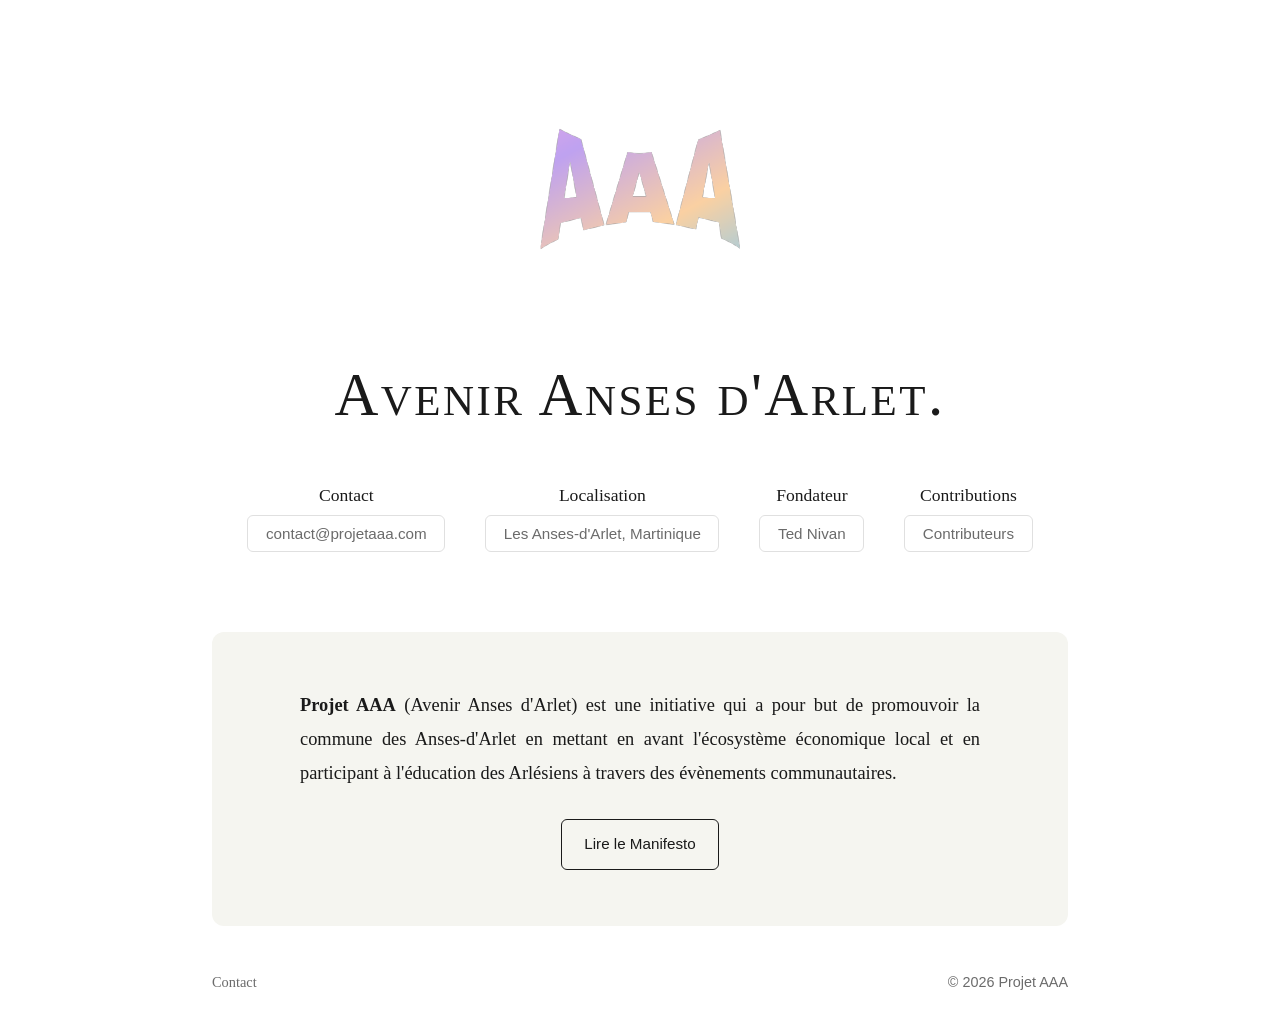
<file: index.html>
<!DOCTYPE html>
<html lang="fr">
<head>
  <meta charset="UTF-8">
  <meta name="viewport" content="width=device-width, initial-scale=1.0">
  <meta name="description" content="Projet AAA - Avenir Anses d'Arlet">
  <title>Projet AAA | Avenir Anses d'Arlet</title>
  <link rel="icon" type="image/svg+xml" href="assets/aaa.svg">
  <link rel="stylesheet" href="styles.css">
</head>
<body>
  <main class="page">
    <header class="hero">
      <div class="logo-block">
        <img src="assets/aaa.svg" alt="Logo AAA" class="logo">
      </div>

      <h1>Avenir Anses d'Arlet.</h1>

      <div class="info-row">
        <div class="info-col">
          <p class="info-label">Contact</p>
          <a href="mailto:contact@projetaaa.com" class="info-pill">contact@projetaaa.com</a>
        </div>
        <div class="info-col">
          <p class="info-label">Localisation</p>
          <a href="https://lesansesdarlet.com/" target="_blank" class="info-pill">Les Anses-d'Arlet, Martinique</a>
        </div>
        <div class="info-col">
          <p class="info-label">Fondateur</p>
          <a href="tednivan/" class="info-pill">Ted Nivan</a>
        </div>
        <div class="info-col">
          <p class="info-label">Contributions</p>
          <a href="contributeurs/" class="info-pill">Contributeurs</a>
        </div>
      </div>
    </header>

    <section class="content-section">
      <p>
        <strong>Projet AAA</strong> (Avenir Anses d'Arlet) est une initiative qui a pour but de promouvoir la
        commune des Anses-d'Arlet en mettant en avant l'écosystème économique local et en
        participant à l'éducation des Arlésiens à travers des évènements communautaires.
      </p>
      <p class="content-cta-wrap">
        <a href="manifesto/" class="content-cta">Lire le Manifesto</a>
      </p>
    </section>
  </main>

  <footer class="footer">
    <p>
      <a href="mailto:contact@projetaaa.com">Contact</a>
    </p>
    <p class="copyright">&copy; 2026 Projet AAA</p>
  </footer>
</body>
</html>
</file>
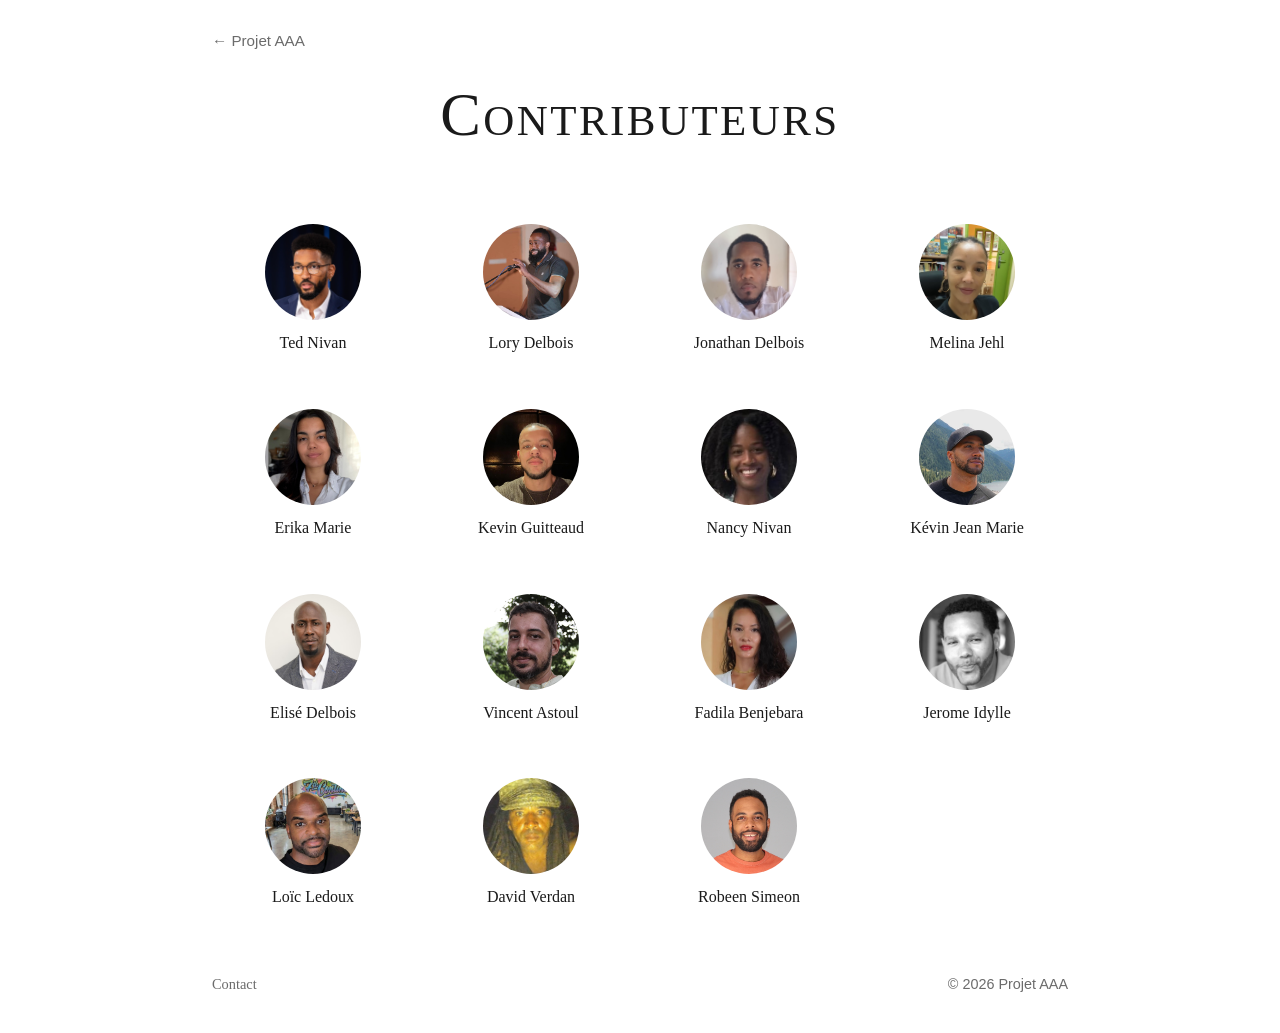
<file: contributeurs/index.html>
<!DOCTYPE html>
<html lang="fr">
<head>
  <meta charset="UTF-8">
  <meta name="viewport" content="width=device-width, initial-scale=1.0">
  <meta name="description" content="Projet AAA - Contributeurs">
  <title>Projet AAA | Contributeurs</title>
  <link rel="icon" type="image/svg+xml" href="../assets/aaa.svg">
  <link rel="stylesheet" href="../styles.css">
</head>
<body>
  <main class="page">
    <nav class="back-link">
      <a href="../">&larr; Projet AAA</a>
    </nav>

    <section class="contributors-section">
      <h1>Contributeurs</h1>

      <div class="contributors-grid">
        <article class="contributor-card">
          <img src="../assets/tednivan/tednivan.jpeg" alt="Ted Nivan" class="contributor-photo" loading="lazy" decoding="async">
          <p class="contributor-name">Ted Nivan</p>
        </article>
        <article class="contributor-card">
          <img src="../assets/contributeurs/lorydelbois.jpg" alt="Lory Delbois" class="contributor-photo" loading="lazy" decoding="async">
          <p class="contributor-name">Lory Delbois</p>
        </article>
        <article class="contributor-card">
          <img src="../assets/contributeurs/jonathandelbois.jpg" alt="Jonathan Delbois" class="contributor-photo" loading="lazy" decoding="async">
          <p class="contributor-name">Jonathan Delbois</p>
        </article>
        <article class="contributor-card">
          <img src="../assets/contributeurs/melinajehl.jpg" alt="Melina Jehl" class="contributor-photo" loading="lazy" decoding="async">
          <p class="contributor-name">Melina Jehl</p>
        </article>
        <article class="contributor-card">
          <img src="../assets/contributeurs/erikamarie.jpeg" alt="Erika Marie" class="contributor-photo" loading="lazy" decoding="async">
          <p class="contributor-name">Erika Marie</p>
        </article>
        <article class="contributor-card">
          <img src="../assets/contributeurs/kevinguitteaud.jpeg" alt="Kevin Guitteaud" class="contributor-photo" loading="lazy" decoding="async">
          <p class="contributor-name">Kevin Guitteaud</p>
        </article>
        <article class="contributor-card">
          <img src="../assets/contributeurs/nancynivan.jpeg" alt="Nancy Nivan" class="contributor-photo" loading="lazy" decoding="async">
          <p class="contributor-name">Nancy Nivan</p>
        </article>
        <article class="contributor-card">
          <img src="../assets/contributeurs/kevinjeanmarie.jpeg" alt="Kévin Jean Marie" class="contributor-photo" loading="lazy" decoding="async">
          <p class="contributor-name">Kévin Jean Marie</p>
        </article>
        <article class="contributor-card">
          <img src="../assets/contributeurs/elisedelbois.jpg" alt="Elisé Delbois" class="contributor-photo" loading="lazy" decoding="async">
          <p class="contributor-name">Elisé Delbois</p>
        </article>
        <article class="contributor-card">
          <img src="../assets/contributeurs/vincentastoul.jpeg" alt="Vincent Astoul" class="contributor-photo" loading="lazy" decoding="async">
          <p class="contributor-name">Vincent Astoul</p>
        </article>
        <article class="contributor-card">
          <img src="../assets/contributeurs/fadilabenjebara.jpeg" alt="Fadila Benjebara" class="contributor-photo" loading="lazy" decoding="async">
          <p class="contributor-name">Fadila Benjebara</p>
        </article>
        <article class="contributor-card">
          <img src="../assets/contributeurs/jeromeidylle.jpeg" alt="Jerome Idylle" class="contributor-photo" loading="lazy" decoding="async">
          <p class="contributor-name">Jerome Idylle</p>
        </article>
        <article class="contributor-card">
          <img src="../assets/contributeurs/loicledoux.jpg" alt="Loïc Ledoux" class="contributor-photo" loading="lazy" decoding="async">
          <p class="contributor-name">Loïc Ledoux</p>
        </article>
        <article class="contributor-card">
          <img src="../assets/contributeurs/davidverdan.jpg" alt="David Verdan" class="contributor-photo" loading="lazy" decoding="async">
          <p class="contributor-name">David Verdan</p>
        </article>
        <article class="contributor-card">
          <img src="../assets/contributeurs/robeensimeon.jpeg" alt="Robeen Simeon" class="contributor-photo" loading="lazy" decoding="async">
          <p class="contributor-name">Robeen Simeon</p>
        </article>
      </div>
    </section>
  </main>

  <footer class="footer">
    <p>
      <a href="mailto:contact@projetaaa.com">Contact</a>
    </p>
    <p class="copyright">&copy; 2026 Projet AAA</p>
  </footer>
</body>
</html>
</file>
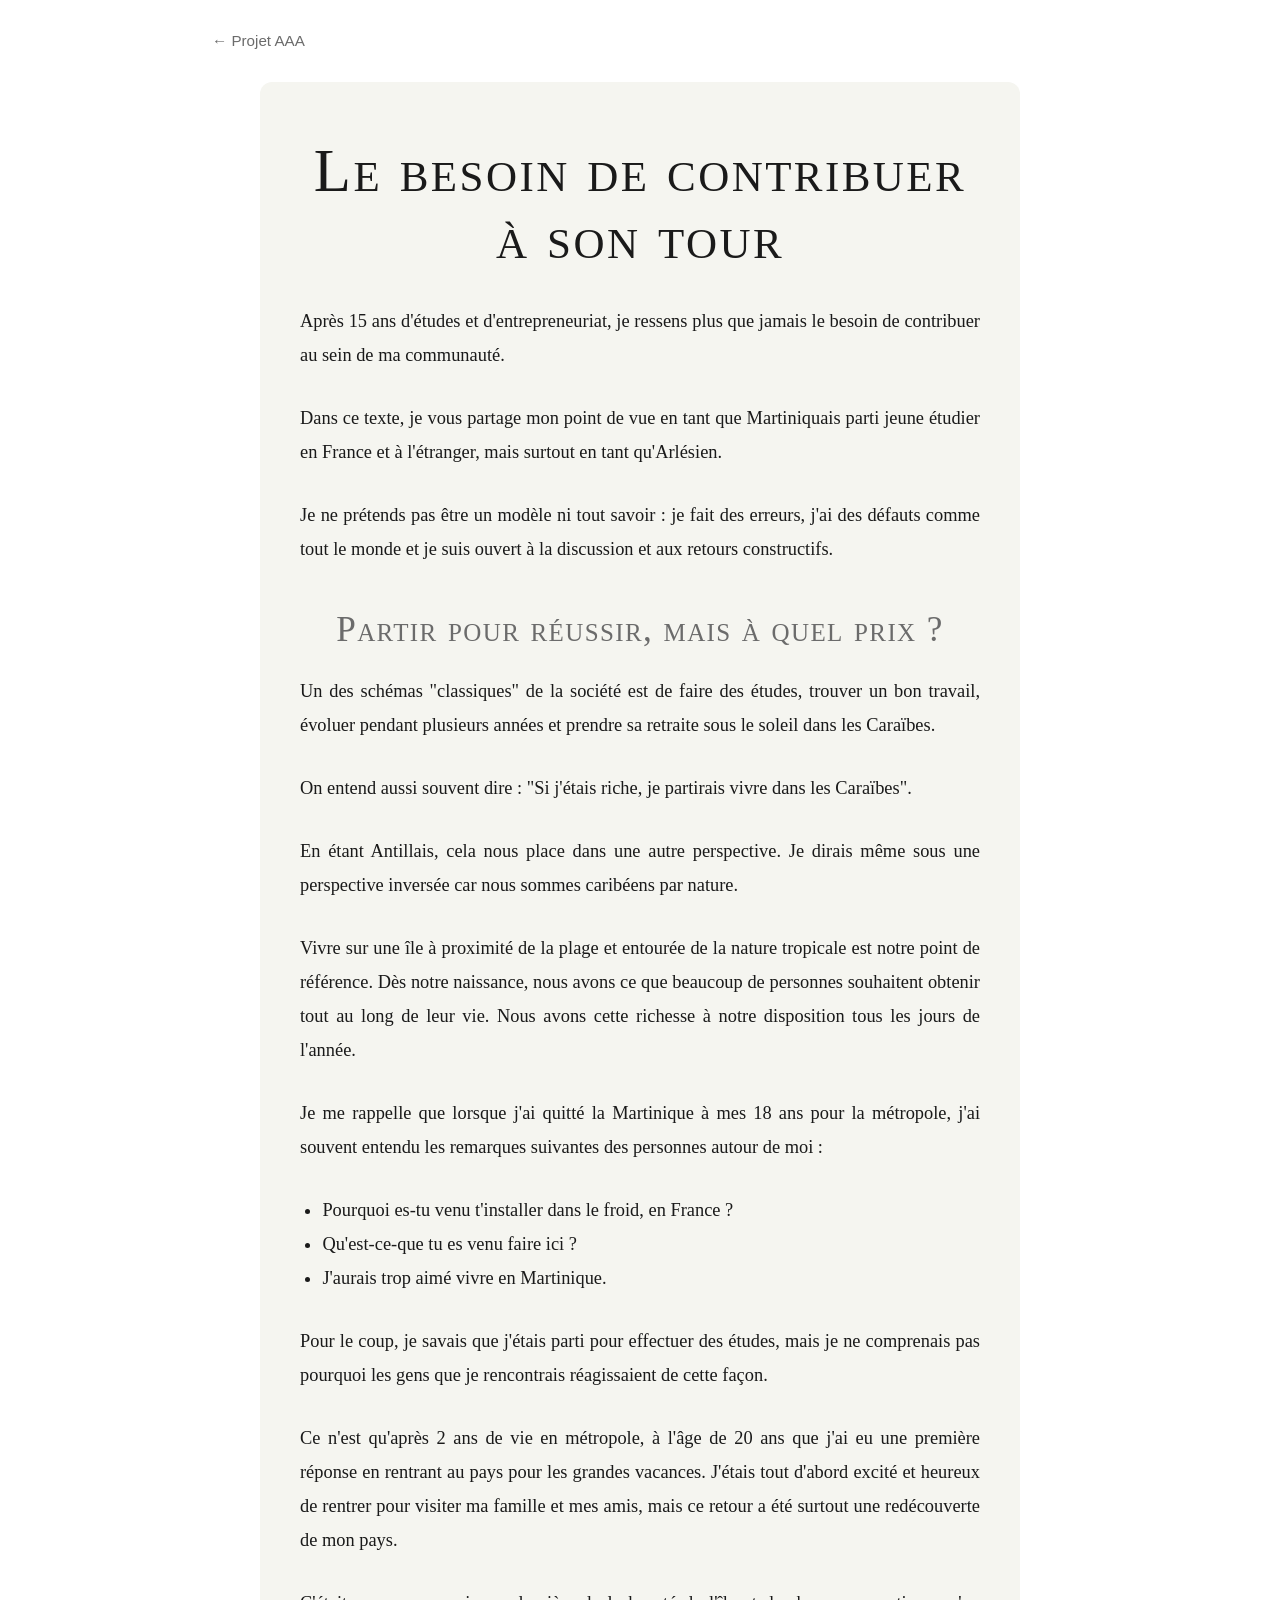
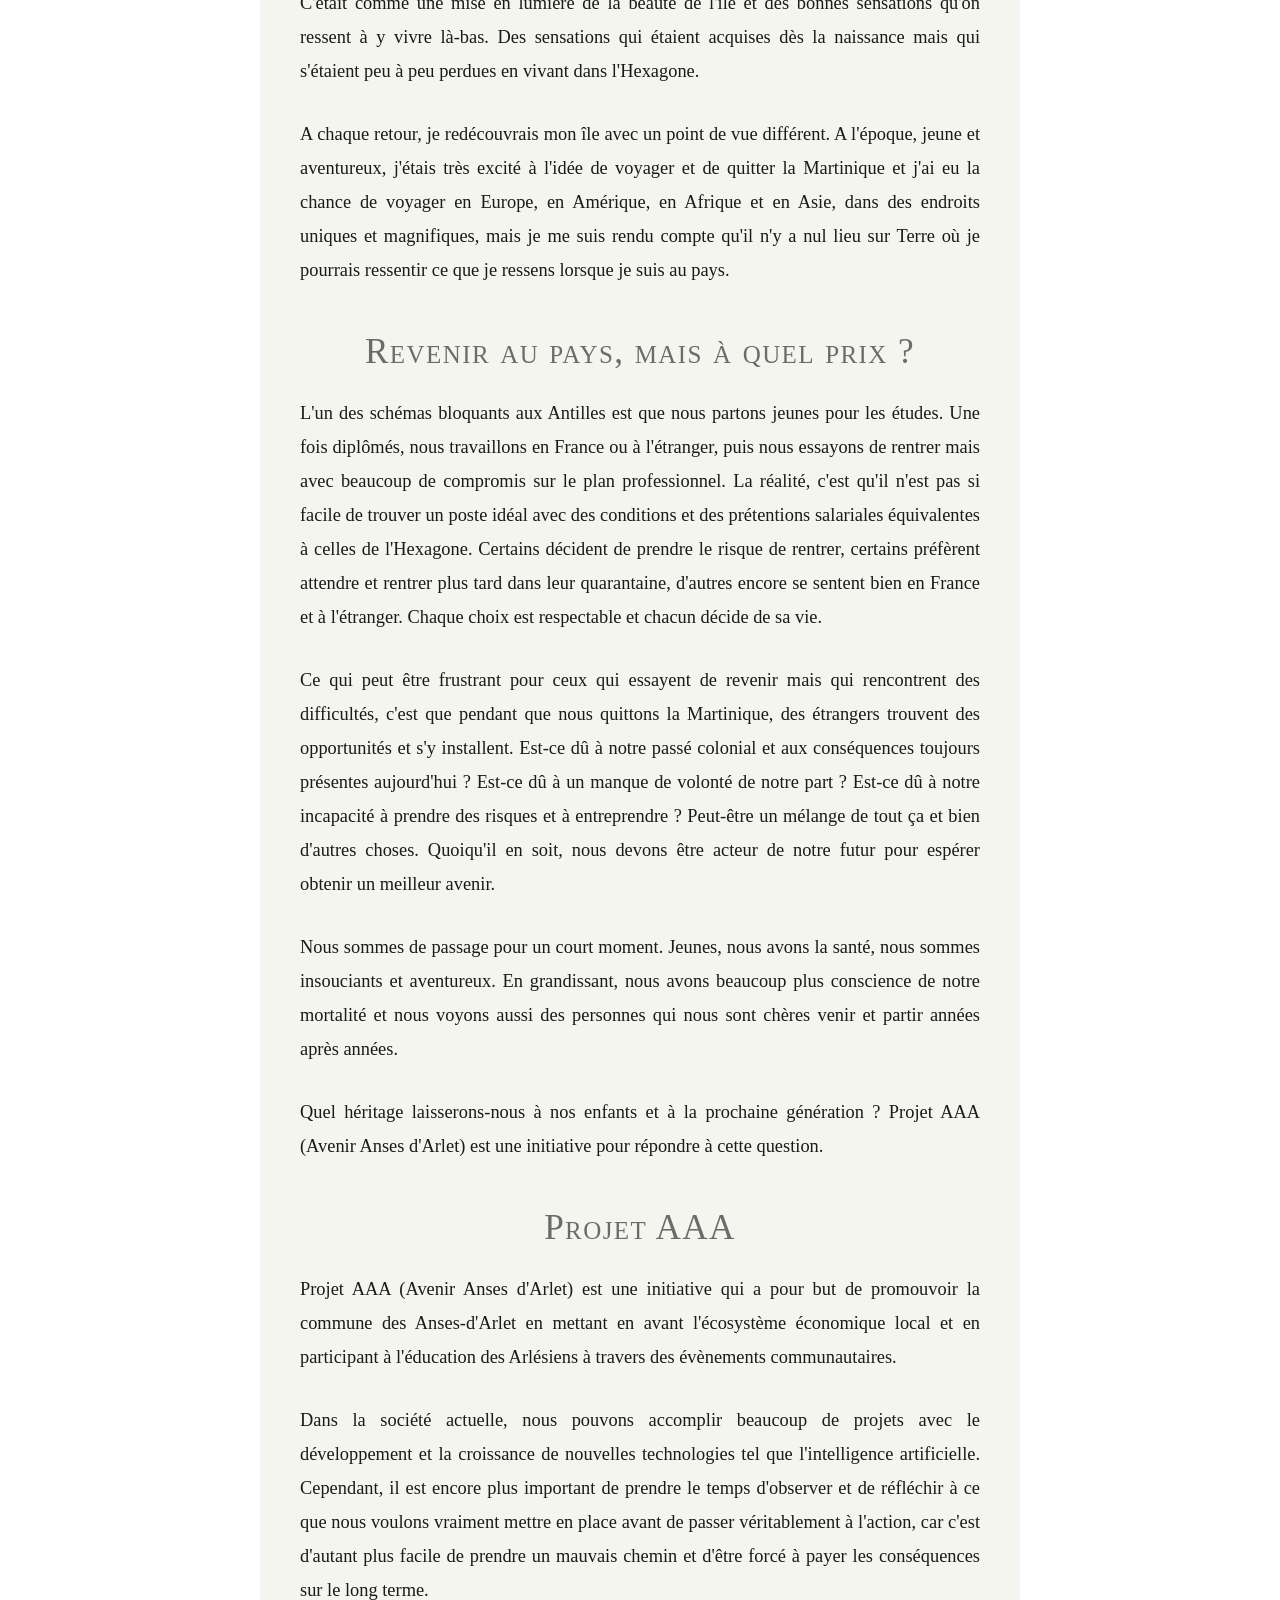
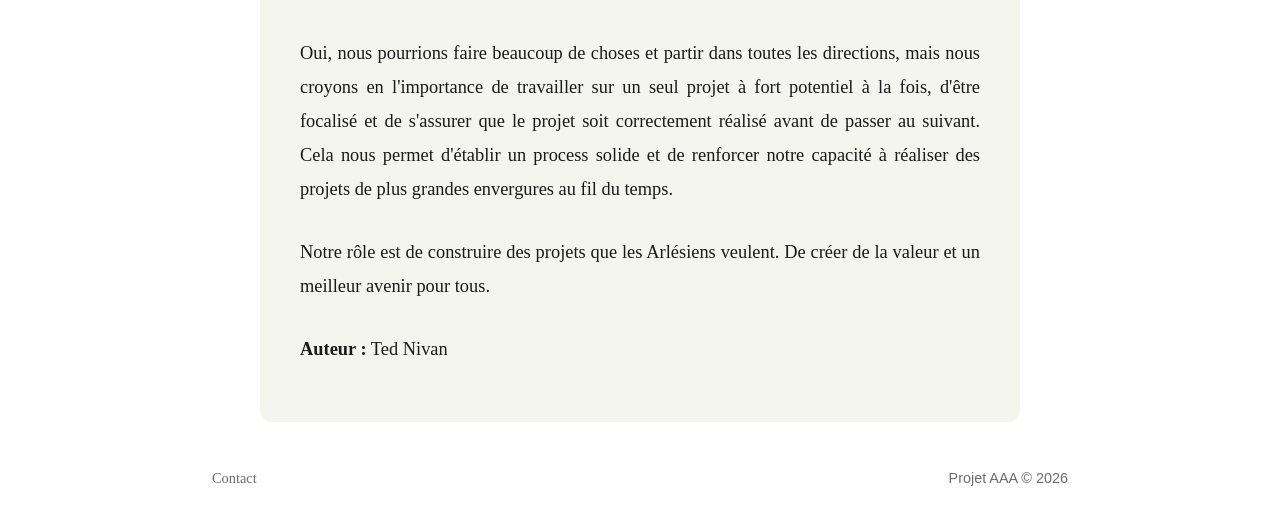
<file: manifesto/index.html>
<!DOCTYPE html>
<html lang="fr">
<head>
  <meta charset="UTF-8">
  <meta name="viewport" content="width=device-width, initial-scale=1.0">
  <meta name="description" content="Projet AAA - Manifesto">
  <title>Projet AAA | Manifesto</title>
  <link rel="icon" type="image/svg+xml" href="../assets/aaa.svg">
  <link rel="stylesheet" href="../styles.css">
</head>
<body>
  <main class="page">
    <nav class="back-link">
      <a href="../">&larr; Projet AAA</a>
    </nav>

    <section class="content-section manifesto-section">
      <h1>Le besoin de contribuer à son tour</h1>

      <p>
        Après 15 ans d'études et d'entrepreneuriat, je ressens plus que jamais le besoin de contribuer au sein de ma communauté.
      </p>
      <p>
        Dans ce texte, je vous partage mon point de vue en tant que Martiniquais parti jeune étudier en France et à l'étranger, mais surtout en tant qu'Arlésien.
      </p>
      <p>
        Je ne prétends pas être un modèle ni tout savoir : je fait des erreurs, j'ai des défauts comme tout le monde et je suis ouvert à la discussion et aux retours constructifs.
      </p>

      <h2>Partir pour réussir, mais à quel prix ?</h2>

      <p>
        Un des schémas "classiques" de la société est de faire des études, trouver un bon travail, évoluer pendant plusieurs années et prendre sa retraite sous le soleil dans les Caraïbes.
      </p>
      <p>
        On entend aussi souvent dire : "Si j'étais riche, je partirais vivre dans les Caraïbes".
      </p>
      <p>
        En étant Antillais, cela nous place dans une autre perspective.
        Je dirais même sous une perspective inversée car nous sommes caribéens par nature.
      </p>
      <p>
        Vivre sur une île à proximité de la plage et entourée de la nature tropicale est notre point de référence. Dès notre naissance, nous avons ce que beaucoup de personnes souhaitent obtenir tout au long de leur vie. Nous avons cette richesse à notre disposition tous les jours de l'année.
      </p>
      <p>
        Je me rappelle que lorsque j'ai quitté la Martinique à mes 18 ans pour la métropole, j'ai souvent entendu les remarques suivantes des personnes autour de moi :
      </p>

      <ul class="manifesto-list">
        <li>Pourquoi es-tu venu t'installer dans le froid, en France ?</li>
        <li>Qu'est-ce-que tu es venu faire ici ?</li>
        <li>J'aurais trop aimé vivre en Martinique.</li>
      </ul>

      <p>
        Pour le coup, je savais que j'étais parti pour effectuer des études, mais je ne comprenais pas pourquoi les gens que je rencontrais réagissaient de cette façon.
      </p>
      <p>
        Ce n'est qu'après 2 ans de vie en métropole, à l'âge de 20 ans que j'ai eu une première réponse en rentrant au pays pour les grandes vacances. J'étais tout d'abord excité et heureux de rentrer pour visiter ma famille et mes amis, mais ce retour a été surtout une redécouverte de mon pays.
      </p>
      <p>
        C'était comme une mise en lumière de la beauté de l'île et des bonnes sensations qu'on ressent à y vivre là-bas. Des sensations qui étaient acquises dès la naissance mais qui s'étaient peu à peu perdues en vivant dans l'Hexagone.
      </p>
      <p>
        A chaque retour, je redécouvrais mon île avec un point de vue différent. A l'époque, jeune et aventureux, j'étais très excité à l'idée de voyager et de quitter la Martinique et j'ai eu la chance de voyager en Europe, en Amérique, en Afrique et en Asie, dans des endroits uniques et magnifiques, mais je me suis rendu compte qu'il n'y a nul lieu sur Terre où je pourrais ressentir ce que je ressens lorsque je suis au pays.
      </p>

      <h2>Revenir au pays, mais à quel prix ?</h2>

      <p>
        L'un des schémas bloquants aux Antilles est que nous partons jeunes pour les études. Une fois diplômés, nous travaillons en France ou à l'étranger, puis nous essayons de rentrer mais avec beaucoup de compromis sur le plan professionnel. La réalité, c'est qu'il n'est pas si facile de trouver un poste idéal avec des conditions et des prétentions salariales équivalentes à celles de l'Hexagone. Certains décident de prendre le risque de rentrer, certains préfèrent attendre et rentrer plus tard dans leur quarantaine, d'autres encore se sentent bien en France et à l'étranger. Chaque choix est respectable et chacun décide de sa vie.
      </p>
      <p>
        Ce qui peut être frustrant pour ceux qui essayent de revenir mais qui rencontrent des difficultés, c'est que pendant que nous quittons la Martinique, des étrangers trouvent des opportunités et s'y installent. Est-ce dû à notre passé colonial et aux conséquences toujours présentes aujourd'hui ? Est-ce dû à un manque de volonté de notre part ? Est-ce dû à notre incapacité à prendre des risques et à entreprendre ? Peut-être un mélange de tout ça et bien d'autres choses. Quoiqu'il en soit, nous devons être acteur de notre futur pour espérer obtenir un meilleur avenir.
      </p>
      <p>
        Nous sommes de passage pour un court moment. Jeunes, nous avons la santé, nous sommes insouciants et aventureux. En grandissant, nous avons beaucoup plus conscience de notre mortalité et nous voyons aussi des personnes qui nous sont chères venir et partir années après années.
      </p>
      <p>
        Quel héritage laisserons-nous à nos enfants et à la prochaine génération ? Projet AAA (Avenir Anses d'Arlet) est une initiative pour répondre à cette question.
      </p>

      <h2>Projet AAA</h2>

      <p>
        Projet AAA (Avenir Anses d'Arlet) est une initiative qui a pour but de promouvoir la commune des Anses-d'Arlet en mettant en avant l'écosystème économique local et en participant à l'éducation des Arlésiens à travers des évènements communautaires.
      </p>
      <p>
        Dans la société actuelle, nous pouvons accomplir beaucoup de projets avec le développement et la croissance de nouvelles technologies tel que l'intelligence artificielle. Cependant, il est encore plus important de prendre le temps d'observer et de réfléchir à ce que nous voulons vraiment mettre en place avant de passer véritablement à l'action, car c'est d'autant plus facile de prendre un mauvais chemin et d'être forcé à payer les conséquences sur le long terme.
      </p>
      <p>
        Oui, nous pourrions faire beaucoup de choses et partir dans toutes les directions, mais nous croyons en l'importance de travailler sur un seul projet à fort potentiel à la fois, d'être focalisé et de s'assurer que le projet soit correctement réalisé avant de passer au suivant. Cela nous permet d'établir un process solide et de renforcer notre capacité à réaliser des projets de plus grandes envergures au fil du temps.
      </p>
      <p>
        Notre rôle est de construire des projets que les Arlésiens veulent. De créer de la valeur et un meilleur avenir pour tous.
      </p>
      <p class="manifesto-author">
        <strong>Auteur :</strong> Ted Nivan
      </p>
    </section>
  </main>

  <footer class="footer">
    <p>
      <a href="mailto:contact@projetaaa.com">Contact</a>
    </p>
    <p class="copyright">Projet AAA &copy; 2026</p>
  </footer>
</body>
</html>
</file>
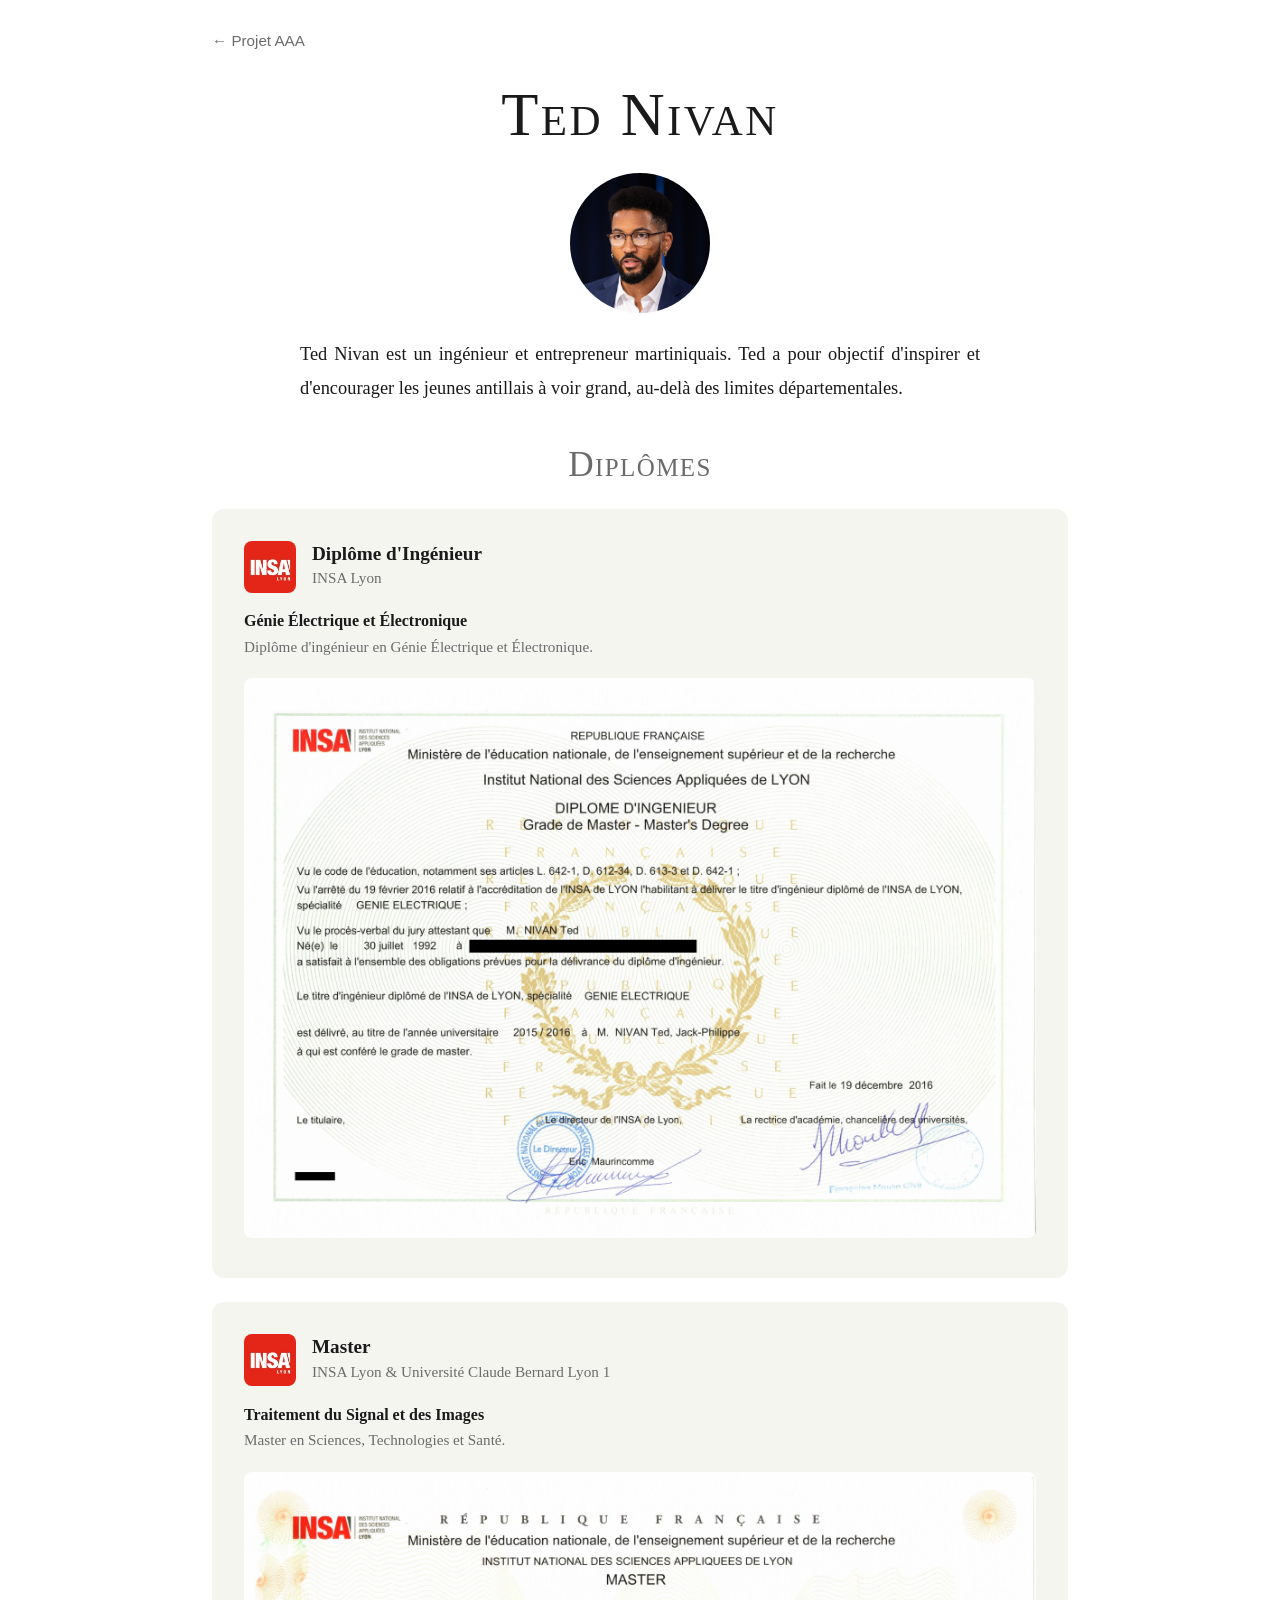
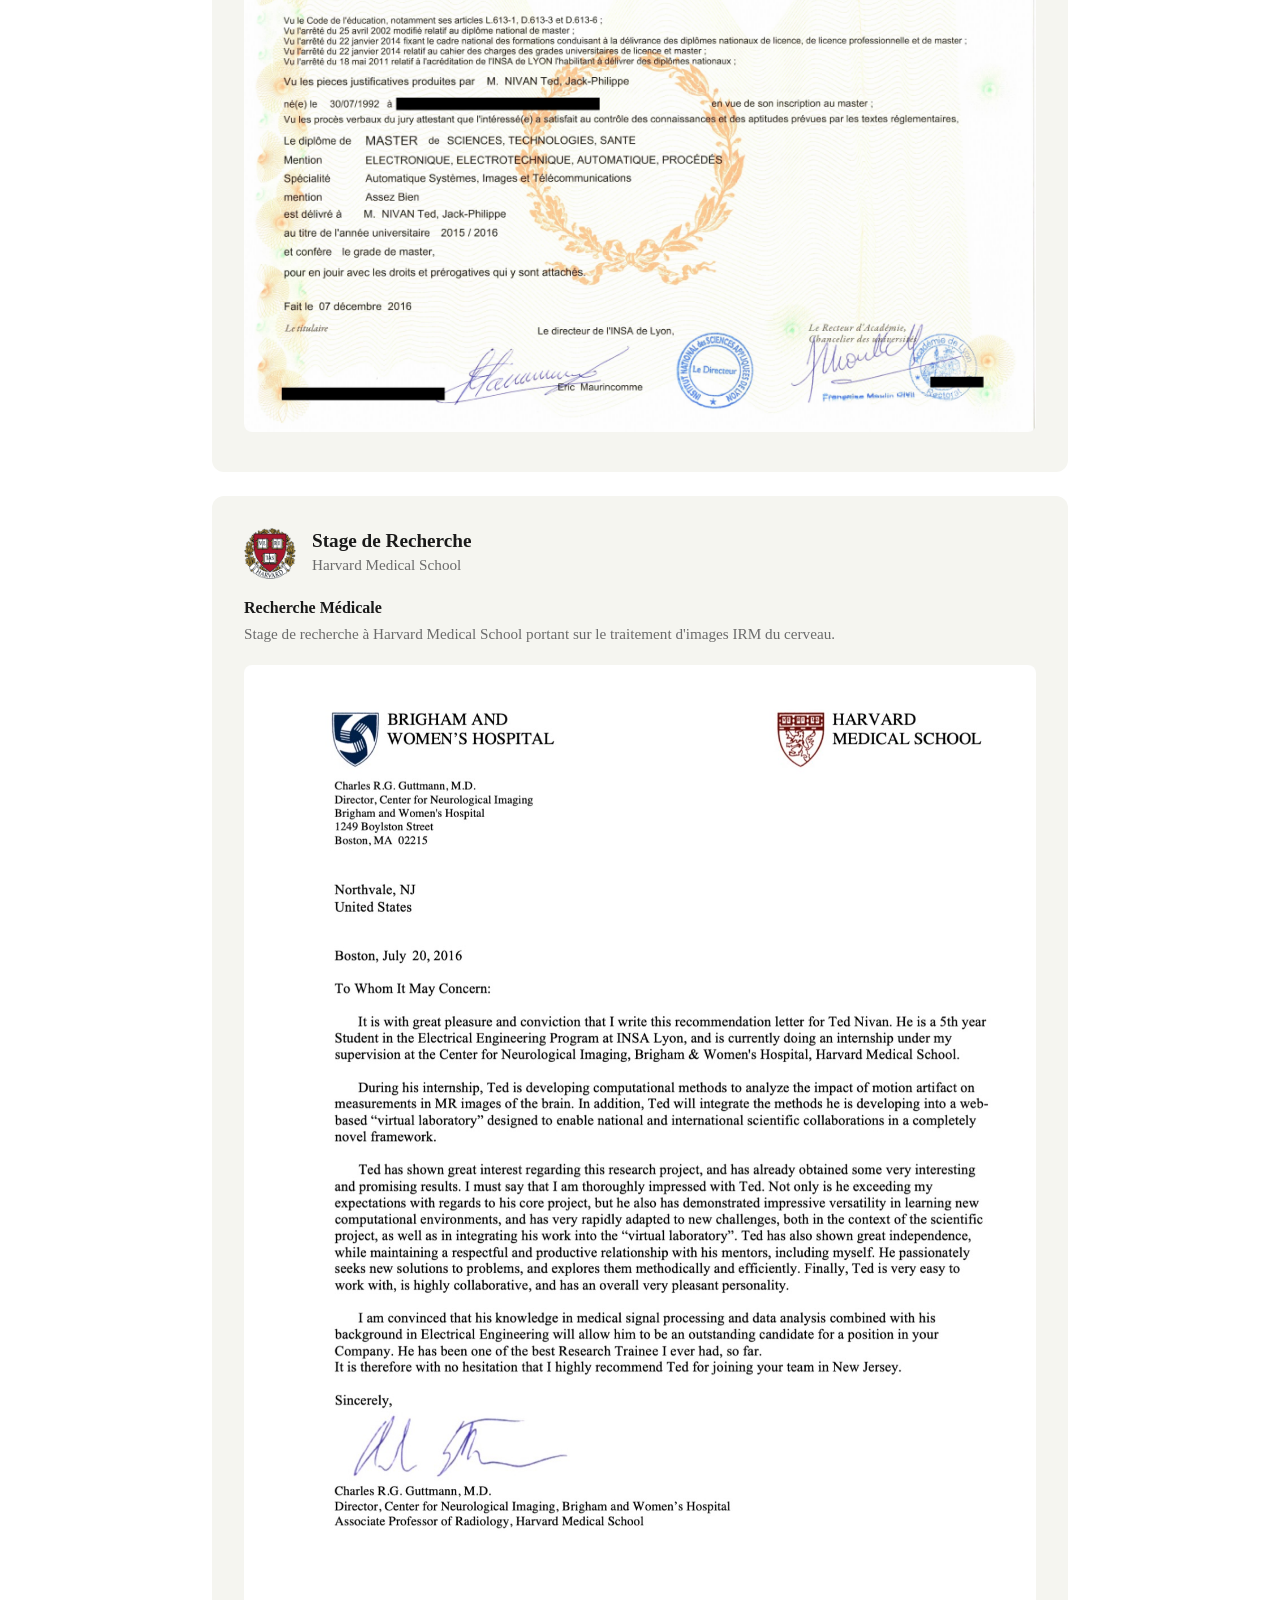
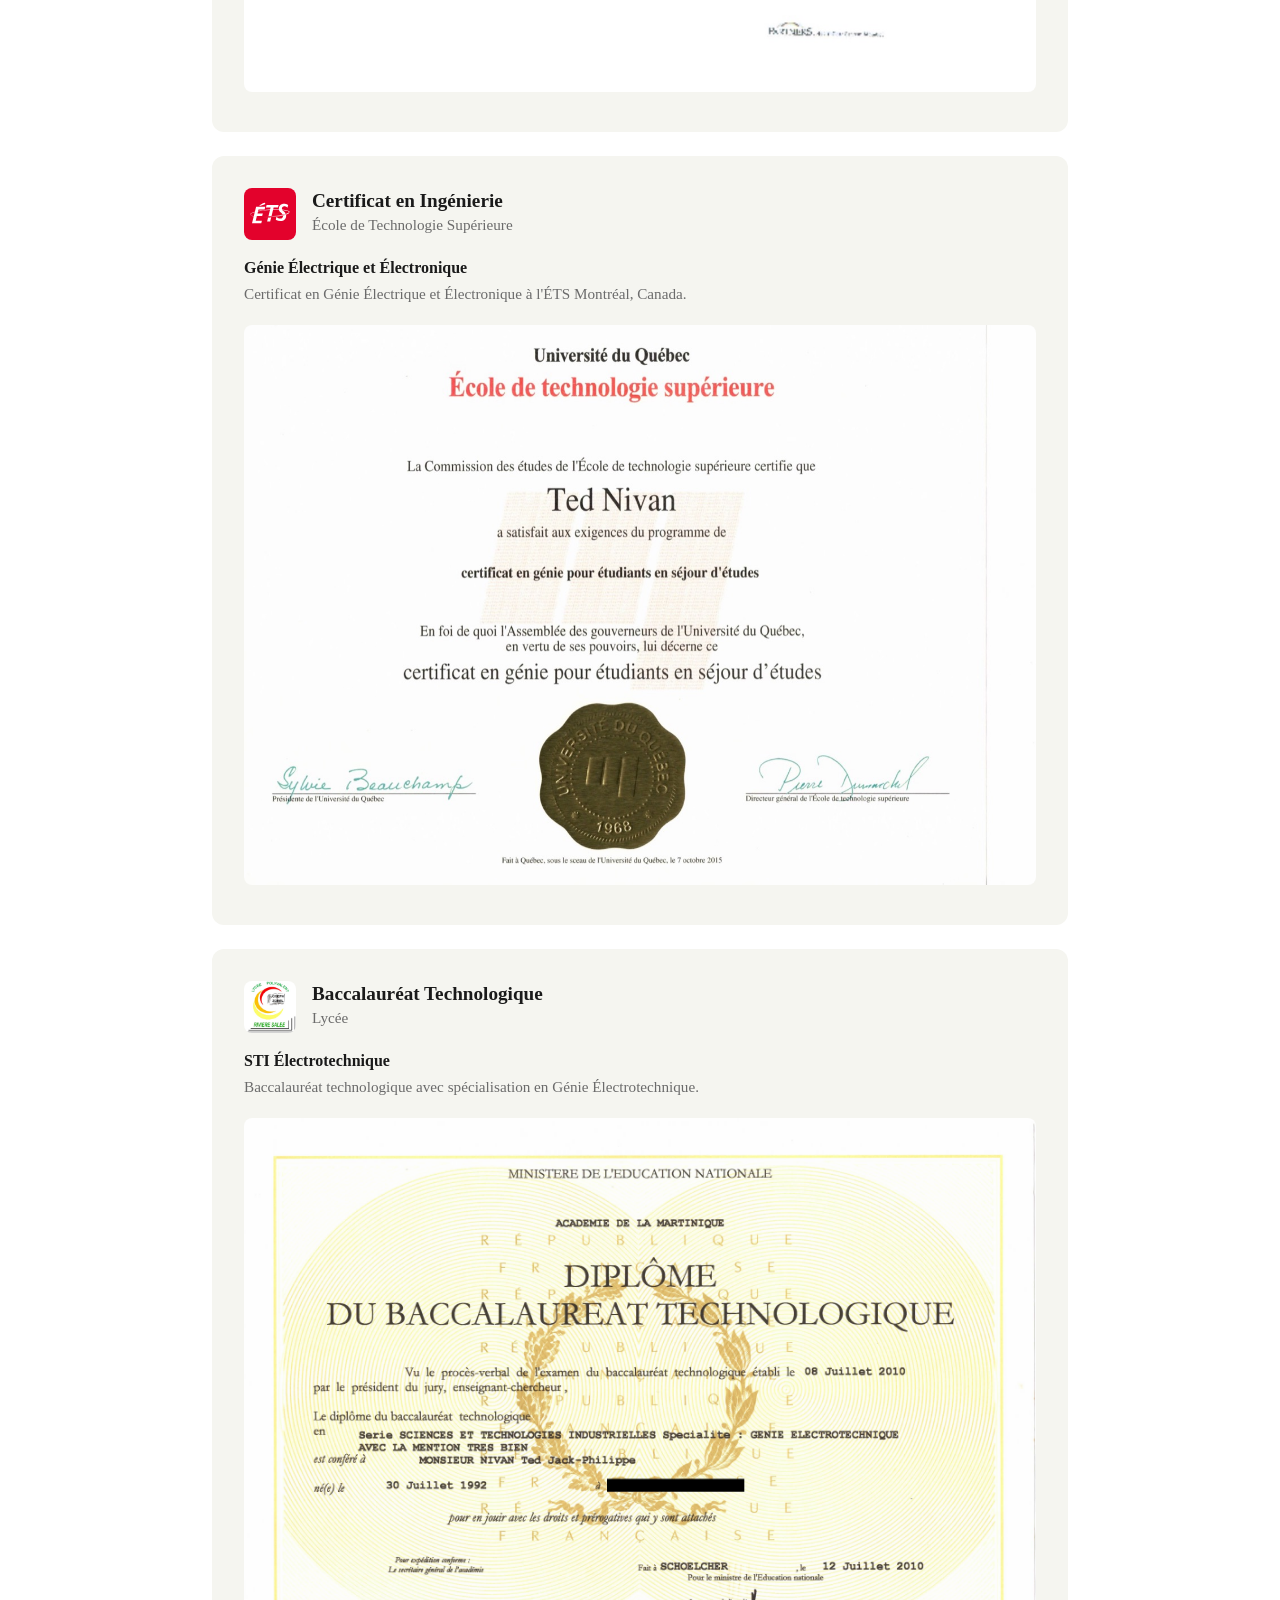
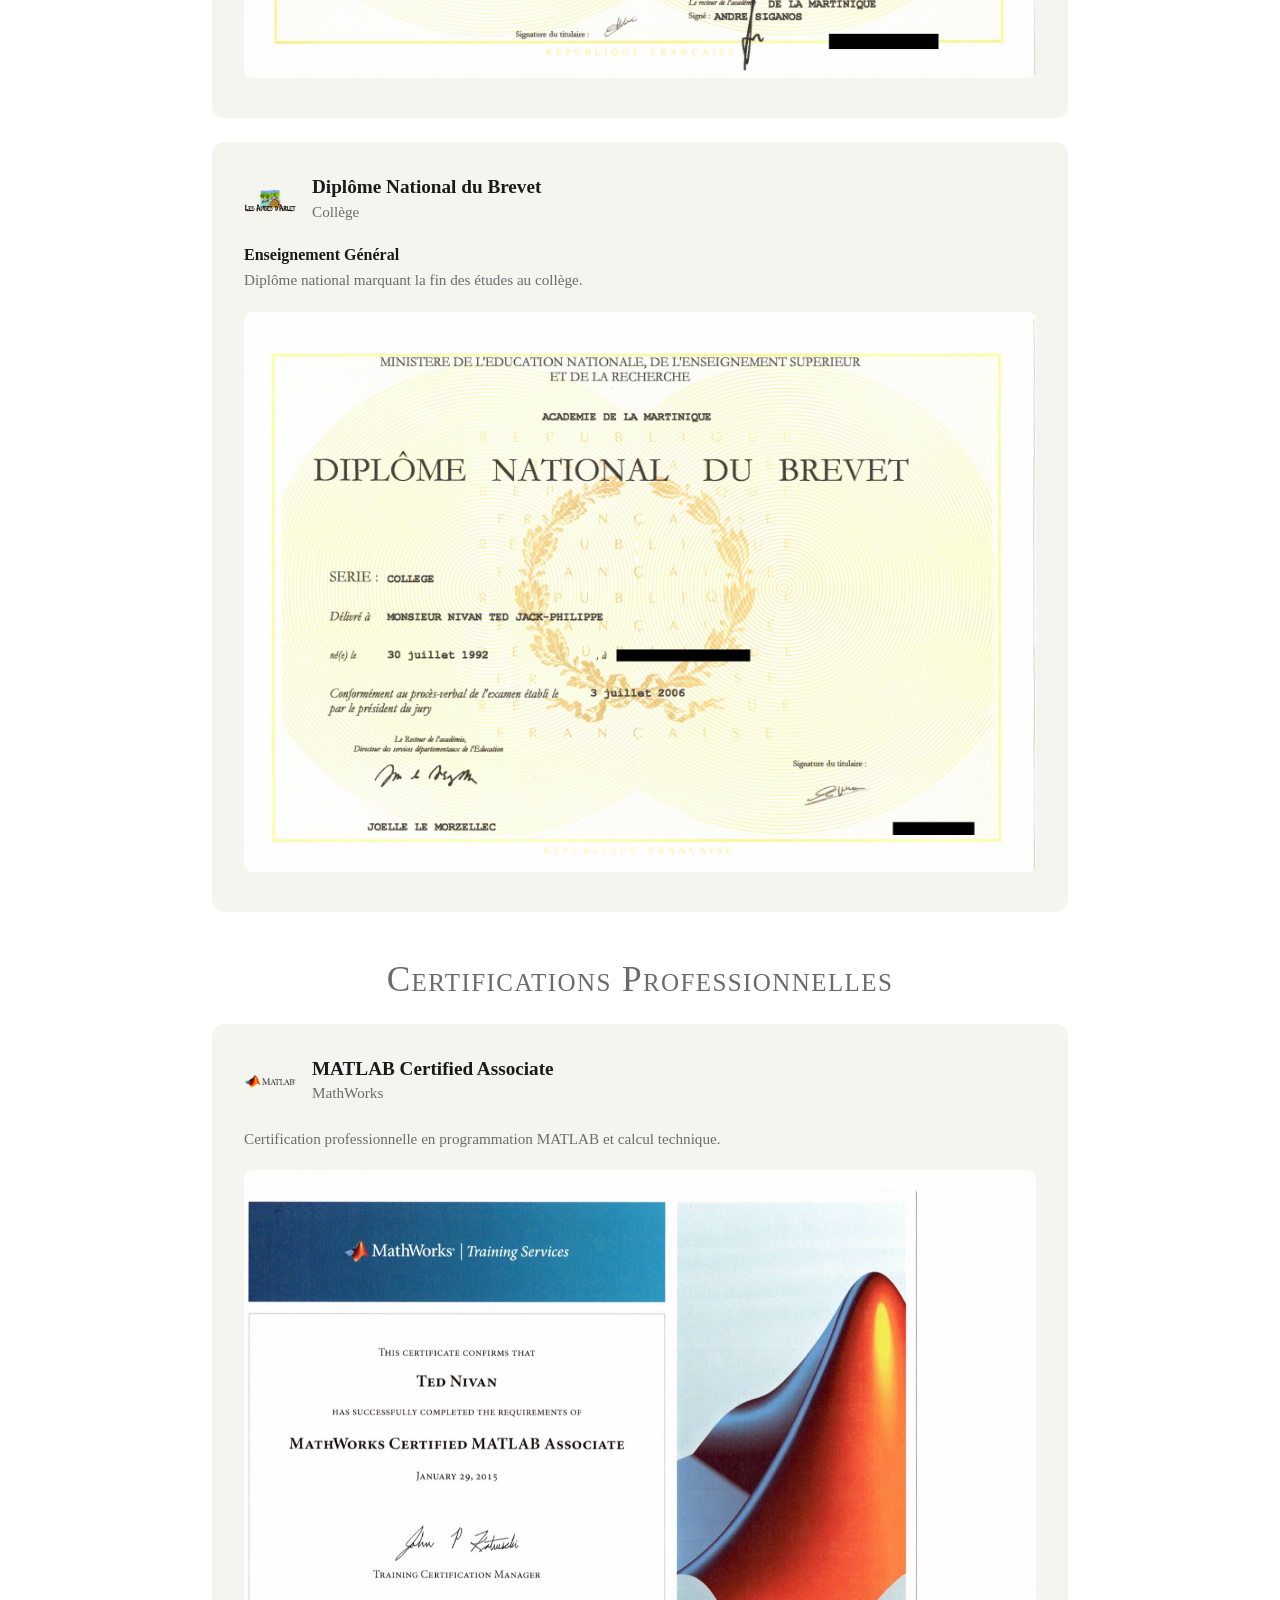
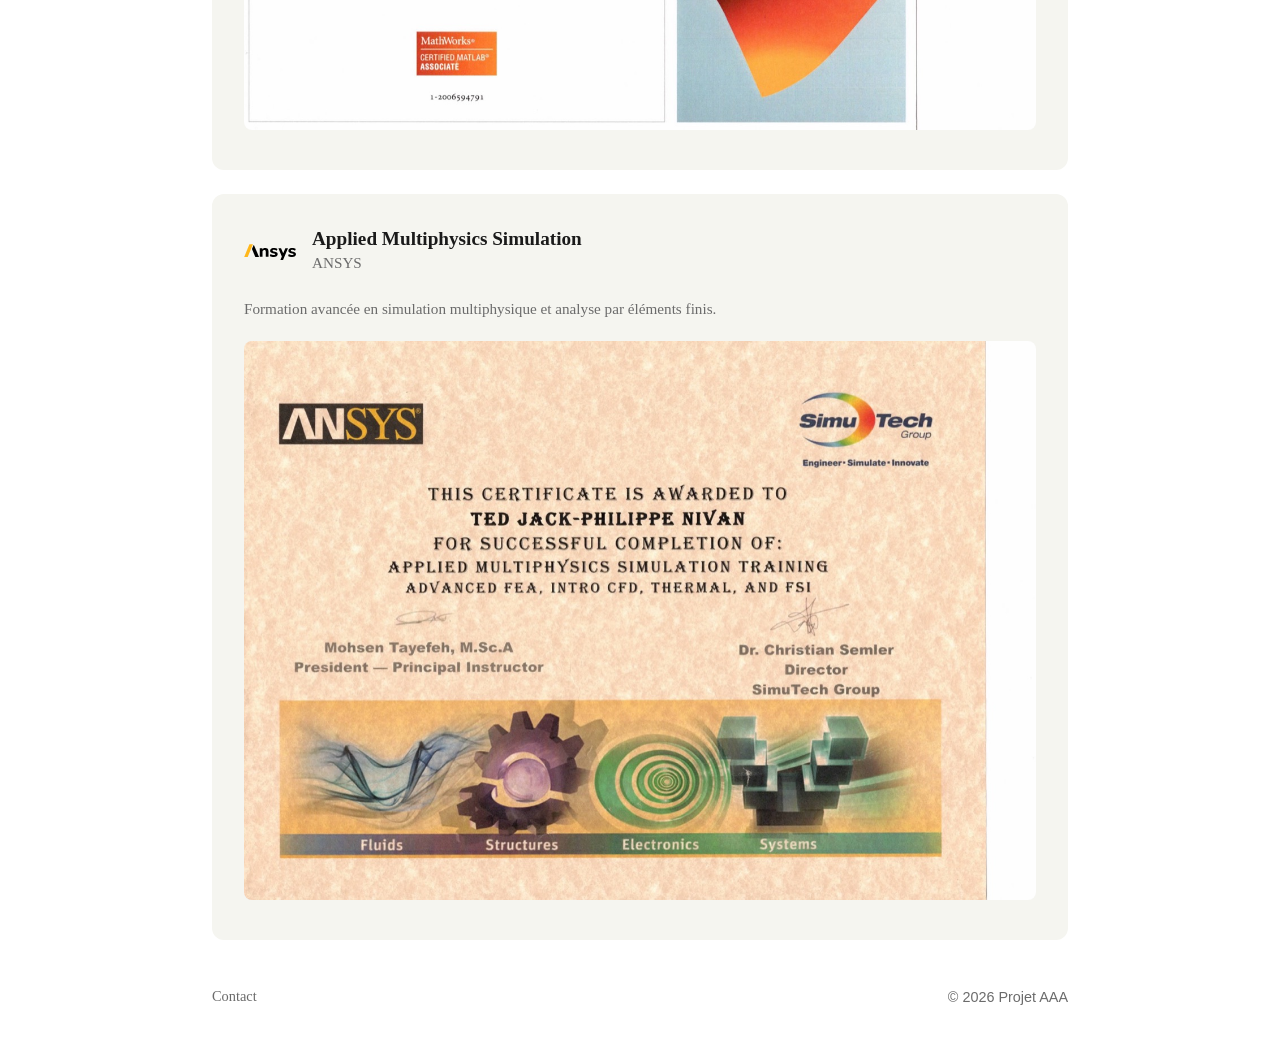
<file: tednivan/index.html>
<!DOCTYPE html>
<html lang="fr">
<head>
  <meta charset="UTF-8">
  <meta name="viewport" content="width=device-width, initial-scale=1.0">
  <meta name="description" content="Ted Nivan - Parcours éducatif">
  <title>Ted Nivan | Projet AAA</title>
  <link rel="icon" type="image/svg+xml" href="../assets/aaa.svg">
  <link rel="stylesheet" href="../styles.css">
</head>
<body>
  <main class="page">
    <nav class="back-link">
      <a href="../">&larr; Projet AAA</a>
    </nav>

    <header class="edu-intro">
      <h1>Ted Nivan</h1>
      <img src="../assets/tednivan/tednivan.jpeg" alt="Ted Nivan" class="edu-avatar" width="140" height="140" fetchpriority="high" decoding="async">
      <p>
        Ted Nivan est un ingénieur et entrepreneur martiniquais. Ted a pour objectif d'inspirer
        et d'encourager les jeunes antillais à voir grand, au-delà des limites départementales.
      </p>
    </header>

    <section class="edu-section">
      <h2>Diplômes</h2>

      <article class="edu-card">
        <div class="edu-header">
          <img src="../assets/tednivan/logo/insa.jpeg" alt="INSA Lyon" class="edu-logo" loading="lazy" decoding="async">
          <div>
            <h3>Diplôme d'Ingénieur</h3>
            <p class="edu-school">INSA Lyon</p>
          </div>
        </div>
        <p class="edu-field">Génie Électrique et Électronique</p>
        <p class="edu-desc">Diplôme d'ingénieur en Génie Électrique et Électronique.</p>
        <img src="../assets/tednivan/degree/insa.jpeg" alt="Diplôme INSA Lyon" class="edu-degree" loading="lazy" decoding="async">
      </article>

      <article class="edu-card">
        <div class="edu-header">
          <img src="../assets/tednivan/logo/insa.jpeg" alt="INSA Lyon" class="edu-logo" loading="lazy" decoding="async">
          <div>
            <h3>Master</h3>
            <p class="edu-school">INSA Lyon & Université Claude Bernard Lyon 1</p>
          </div>
        </div>
        <p class="edu-field">Traitement du Signal et des Images</p>
        <p class="edu-desc">Master en Sciences, Technologies et Santé.</p>
        <img src="../assets/tednivan/degree/ucbl.jpeg" alt="Diplôme UCBL" class="edu-degree" loading="lazy" decoding="async">
      </article>

      <article class="edu-card">
        <div class="edu-header">
          <img src="../assets/tednivan/logo/harvard.png" alt="Harvard Medical School" class="edu-logo" loading="lazy" decoding="async">
          <div>
            <h3>Stage de Recherche</h3>
            <p class="edu-school">Harvard Medical School</p>
          </div>
        </div>
        <p class="edu-field">Recherche Médicale</p>
        <p class="edu-desc">Stage de recherche à Harvard Medical School portant sur le traitement d'images IRM du cerveau.</p>
        <img src="../assets/tednivan/degree/harvard.jpeg" alt="Certificat Harvard" class="edu-degree" loading="lazy" decoding="async">
      </article>

      <article class="edu-card">
        <div class="edu-header">
          <img src="../assets/tednivan/logo/ets.svg" alt="École de Technologie Supérieure" class="edu-logo" loading="lazy" decoding="async">
          <div>
            <h3>Certificat en Ingénierie</h3>
            <p class="edu-school">École de Technologie Supérieure</p>
          </div>
        </div>
        <p class="edu-field">Génie Électrique et Électronique</p>
        <p class="edu-desc">Certificat en Génie Électrique et Électronique à l'ÉTS Montréal, Canada.</p>
        <img src="../assets/tednivan/degree/ets.jpeg" alt="Certificat ÉTS" class="edu-degree" loading="lazy" decoding="async">
      </article>

      <article class="edu-card">
        <div class="edu-header">
          <img src="../assets/tednivan/logo/bac.jpg" alt="Lycée" class="edu-logo" loading="lazy" decoding="async">
          <div>
            <h3>Baccalauréat Technologique</h3>
            <p class="edu-school">Lycée</p>
          </div>
        </div>
        <p class="edu-field">STI Électrotechnique</p>
        <p class="edu-desc">Baccalauréat technologique avec spécialisation en Génie Électrotechnique.</p>
        <img src="../assets/tednivan/degree/bac.jpeg" alt="Diplôme Baccalauréat" class="edu-degree" loading="lazy" decoding="async">
      </article>

      <article class="edu-card">
        <div class="edu-header">
          <img src="../assets/tednivan/logo/brevet.png" alt="Collège" class="edu-logo" loading="lazy" decoding="async">
          <div>
            <h3>Diplôme National du Brevet</h3>
            <p class="edu-school">Collège</p>
          </div>
        </div>
        <p class="edu-field">Enseignement Général</p>
        <p class="edu-desc">Diplôme national marquant la fin des études au collège.</p>
        <img src="../assets/tednivan/degree/brevet.jpeg" alt="Diplôme Brevet" class="edu-degree" loading="lazy" decoding="async">
      </article>
    </section>

    <section class="edu-section">
      <h2>Certifications Professionnelles</h2>

      <article class="edu-card">
        <div class="edu-header">
          <img src="../assets/tednivan/logo/matlab.png" alt="MathWorks" class="edu-logo" loading="lazy" decoding="async">
          <div>
            <h3>MATLAB Certified Associate</h3>
            <p class="edu-school">MathWorks</p>
          </div>
        </div>
        <p class="edu-desc">Certification professionnelle en programmation MATLAB et calcul technique.</p>
        <img src="../assets/tednivan/degree/matlab.jpeg" alt="Certificat MATLAB" class="edu-degree" loading="lazy" decoding="async">
      </article>

      <article class="edu-card">
        <div class="edu-header">
          <img src="../assets/tednivan/logo/ansys.svg" alt="ANSYS" class="edu-logo" loading="lazy" decoding="async">
          <div>
            <h3>Applied Multiphysics Simulation</h3>
            <p class="edu-school">ANSYS</p>
          </div>
        </div>
        <p class="edu-desc">Formation avancée en simulation multiphysique et analyse par éléments finis.</p>
        <img src="../assets/tednivan/degree/ansys.jpeg" alt="Certificat ANSYS" class="edu-degree" loading="lazy" decoding="async">
      </article>
    </section>
  </main>

  <footer class="footer">
    <p>
      <a href="mailto:contact@projetaaa.com">Contact</a>
    </p>
    <p class="copyright">&copy; 2026 Projet AAA</p>
  </footer>
</body>
</html>
</file>
<file: styles.css>
:root {
  --bg: #ffffff;
  --bg-section: #f5f5f0;
  --text: #1a1a1a;
  --muted: #6b6b6b;
  --line: #e0e0e0;
}

* {
  box-sizing: border-box;
  margin: 0;
  padding: 0;
}

html,
body {
  background: var(--bg);
  color: var(--text);
  font-family: "Georgia", "Times New Roman", Times, serif;
  -webkit-font-smoothing: antialiased;
}

body {
  min-height: 100vh;
  display: flex;
  flex-direction: column;
}

.page {
  width: 100%;
  max-width: 920px;
  margin: 0 auto;
  padding: 0 2rem;
  flex: 1;
}

/* ── Hero ── */

.hero {
  padding-top: 4rem;
  padding-bottom: 3rem;
}

.logo-block {
  display: flex;
  align-items: center;
  justify-content: center;
  gap: 1.2rem;
  margin-bottom: 3rem;
}

.logo {
  width: 250px;
  height: auto;
  display: block;
}

h1 {
  font-size: clamp(2.2rem, 6vw, 3.8rem);
  font-weight: 400;
  line-height: 1.1;
  text-align: center;
  font-variant: small-caps;
  letter-spacing: 0.04em;
  margin-bottom: 3.5rem;
}

/* ── Info row ── */

.info-row {
  display: flex;
  flex-wrap: wrap;
  justify-content: center;
  gap: 2.5rem;
}

.info-col {
  display: flex;
  flex-direction: column;
  align-items: center;
  gap: 0.6rem;
}

.info-label {
  font-size: 1.1rem;
  font-weight: 400;
  color: var(--text);
}

.info-pill {
  display: inline-block;
  padding: 0.55rem 1.1rem;
  border: 1px solid var(--line);
  border-radius: 6px;
  font-size: 0.95rem;
  color: var(--muted);
  text-decoration: none;
  font-family: "Helvetica Neue", Helvetica, Arial, sans-serif;
  transition: border-color 0.2s;
}

a.info-pill:hover {
  border-color: var(--text);
  color: var(--text);
}

/* ── Content section ── */

.content-section {
  background: var(--bg-section);
  border-radius: 12px;
  padding: 3.5rem 2.5rem;
  margin-top: 2rem;
  margin-bottom: 3rem;
}

.content-section h2 {
  font-size: 1.6rem;
  font-weight: 700;
  text-align: center;
  margin-bottom: 2.5rem;
  letter-spacing: 0.03em;
  color: var(--muted);
}

.content-section p {
  font-size: 1.15rem;
  line-height: 1.85;
  text-align: justify;
  color: var(--text);
  max-width: 680px;
  margin: 0 auto 1.8rem;
}

.content-section p:last-child {
  margin-bottom: 0;
}

.content-section p.content-cta-wrap {
  text-align: center;
  margin-top: 0.25rem;
  margin-bottom: 0;
}

.content-cta {
  display: inline-block;
  padding: 0.65rem 1.4rem;
  border: 1px solid var(--text);
  border-radius: 6px;
  font-size: 0.95rem;
  color: var(--text);
  text-decoration: none;
  font-family: "Helvetica Neue", Helvetica, Arial, sans-serif;
  transition: background-color 0.2s, color 0.2s, border-color 0.2s;
}

.content-cta:hover {
  background: var(--text);
  color: var(--bg);
}

/* ── Footer ── */

.footer {
  width: 100%;
  max-width: 920px;
  margin: 0 auto;
  padding: 0 2rem 2.5rem;
  display: flex;
  flex-wrap: wrap;
  align-items: center;
  justify-content: space-between;
  gap: 1rem;
}

.footer p {
  font-size: 0.9rem;
  color: var(--muted);
}

.footer a {
  color: var(--muted);
  text-decoration: none;
  border-bottom: 1px solid transparent;
  transition: border-color 0.2s;
}

.footer a:hover {
  border-bottom-color: var(--text);
  color: var(--text);
}

.copyright {
  font-family: "Helvetica Neue", Helvetica, Arial, sans-serif;
  font-size: 0.85rem;
}

/* ── Back link ── */

.back-link {
  padding-top: 2rem;
}

.back-link a {
  font-size: 0.95rem;
  color: var(--muted);
  text-decoration: none;
  font-family: "Helvetica Neue", Helvetica, Arial, sans-serif;
  transition: color 0.2s;
}

.back-link a:hover {
  color: var(--text);
}

/* ── Education intro ── */

.edu-intro {
  padding-top: 2rem;
  padding-bottom: 2.5rem;
  text-align: center;
}

.edu-intro h1 {
  margin-bottom: 1.5rem;
}

.edu-avatar {
  width: 140px;
  height: 140px;
  border-radius: 50%;
  object-fit: cover;
  display: block;
  margin: 0 auto 1.5rem;
}

.edu-intro p {
  font-size: 1.15rem;
  line-height: 1.85;
  color: var(--text);
  max-width: 680px;
  margin: 0 auto;
  text-align: justify;
}

/* ── Education sections ── */

.edu-section {
  margin-bottom: 3rem;
}

.edu-section h2 {
  font-size: clamp(1.4rem, 4vw, 2.2rem);
  font-weight: 400;
  color: var(--muted);
  text-align: center;
  font-variant: small-caps;
  letter-spacing: 0.04em;
  margin-bottom: 1.5rem;
}

.edu-card {
  position: relative;
  background: var(--bg-section);
  border-radius: 12px;
  padding: 2rem 2rem 2.5rem;
  margin-bottom: 1.5rem;
}

.edu-header {
  display: flex;
  align-items: center;
  gap: 1rem;
  margin-bottom: 1.2rem;
}

.edu-logo {
  width: 52px;
  height: 52px;
  object-fit: contain;
  border-radius: 8px;
  flex-shrink: 0;
}

.edu-header h3 {
  font-size: 1.2rem;
  font-weight: 700;
  line-height: 1.3;
  margin-bottom: 0.15rem;
}

.edu-school {
  font-size: 0.95rem;
  color: var(--muted);
  margin-bottom: 0.3rem;
}

.edu-badge {
  display: inline-block;
  padding: 0.2rem 0.65rem;
  font-size: 0.78rem;
  font-family: "Helvetica Neue", Helvetica, Arial, sans-serif;
  font-weight: 600;
  color: #ffffff;
  background: var(--muted);
  border-radius: 4px;
  letter-spacing: 0.02em;
}

.edu-field {
  font-size: 1rem;
  font-weight: 700;
  margin-bottom: 0.3rem;
}

.edu-desc {
  font-size: 0.95rem;
  color: var(--muted);
  line-height: 1.6;
  margin-bottom: 1.2rem;
}

.edu-date {
  position: absolute;
  top: 1.5rem;
  right: 2rem;
  font-size: 0.85rem;
  color: var(--muted);
  margin: 0;
}

.edu-degree {
  width: 100%;
  border-radius: 8px;
  display: block;
}

/* ── Contributors ── */

.contributors-section {
  margin-top: 2rem;
  margin-bottom: 3rem;
}

.contributors-grid {
  display: grid;
  grid-template-columns: repeat(4, minmax(0, 1fr));
  gap: 1rem;
}

.contributor-card {
  padding: 1.2rem 1rem;
  text-align: center;
}

.contributor-photo {
  width: 96px;
  height: 96px;
  border-radius: 50%;
  object-fit: cover;
  display: block;
  margin: 0 auto 0.75rem;
}

.contributor-name {
  font-size: 1rem;
  line-height: 1.4;
}

/* ── Manifesto ── */

.manifesto-section {
  max-width: 760px;
  margin-left: auto;
  margin-right: auto;
}

.manifesto-section h1 {
  margin-bottom: 2rem;
}

.manifesto-section h2 {
  font-size: clamp(1.4rem, 4vw, 2.2rem);
  font-weight: 400;
  color: var(--muted);
  text-align: center;
  font-variant: small-caps;
  letter-spacing: 0.04em;
  margin-top: 2.8rem;
  margin-bottom: 1.5rem;
}

.manifesto-list {
  margin: 0 auto 1.8rem;
  max-width: 680px;
  padding-left: 1.4rem;
}

.manifesto-list li {
  font-size: 1.15rem;
  line-height: 1.85;
  color: var(--text);
}

.manifesto-author {
  text-align: right;
}

/* ── Responsive ── */

@media (max-width: 600px) {
  .hero {
    padding-top: 2.5rem;
    padding-bottom: 2rem;
  }

  .logo-block {
    margin-bottom: 2rem;
  }

  .logo {
    width: 70px;
  }

  .logo-text {
    font-size: 1.1rem;
  }

  h1 {
    margin-bottom: 2.5rem;
  }

  .info-row {
    gap: 1.5rem;
  }

  .content-section {
    padding: 2.5rem 1.5rem;
    border-radius: 8px;
  }

  .edu-card {
    padding: 1.5rem 1.2rem 2rem;
    border-radius: 8px;
  }

  .edu-logo {
    width: 40px;
    height: 40px;
  }

  .edu-header h3 {
    font-size: 1.05rem;
  }

  .edu-intro p {
    font-size: 1rem;
  }

  .contributors-grid {
    grid-template-columns: repeat(1, minmax(0, 1fr));
  }

  .footer {
    flex-direction: column;
    align-items: center;
  }
}

@media (min-width: 601px) and (max-width: 900px) {
  .contributors-grid {
    grid-template-columns: repeat(2, minmax(0, 1fr));
  }
}
</file>
